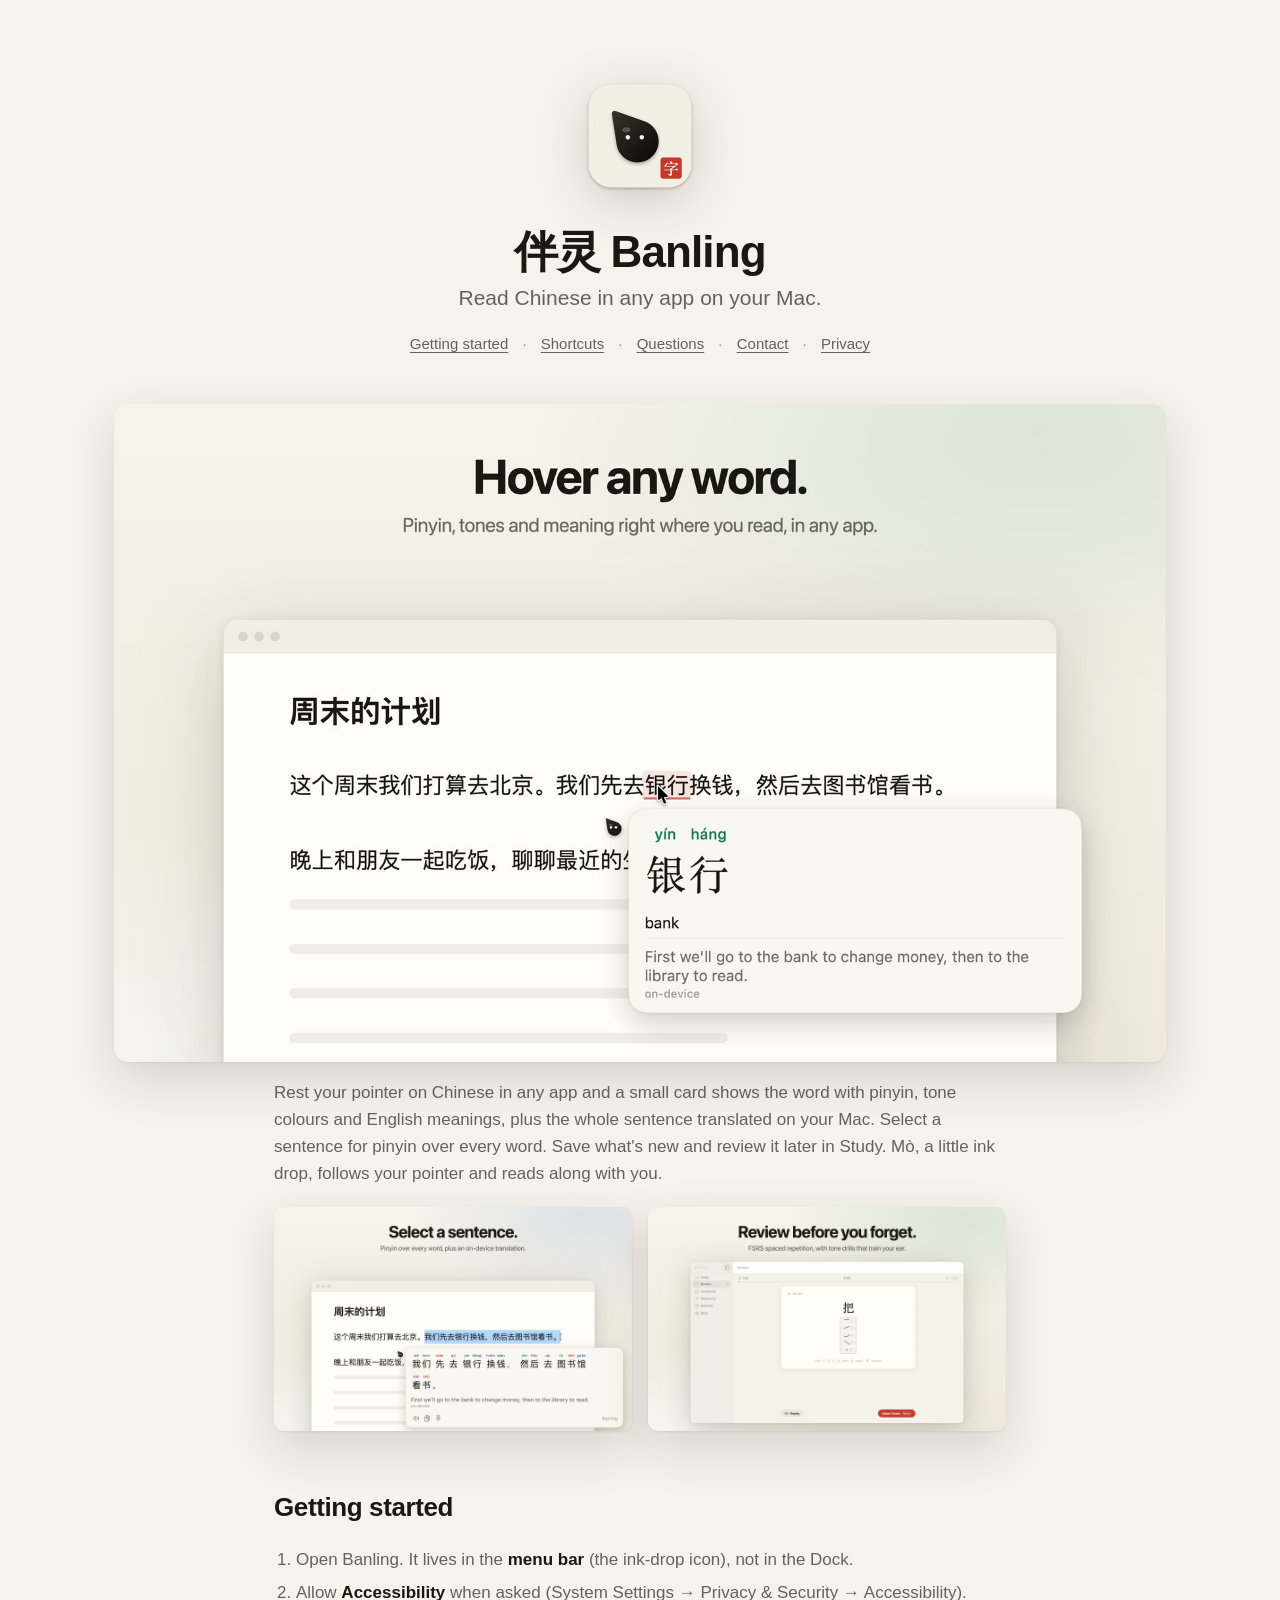
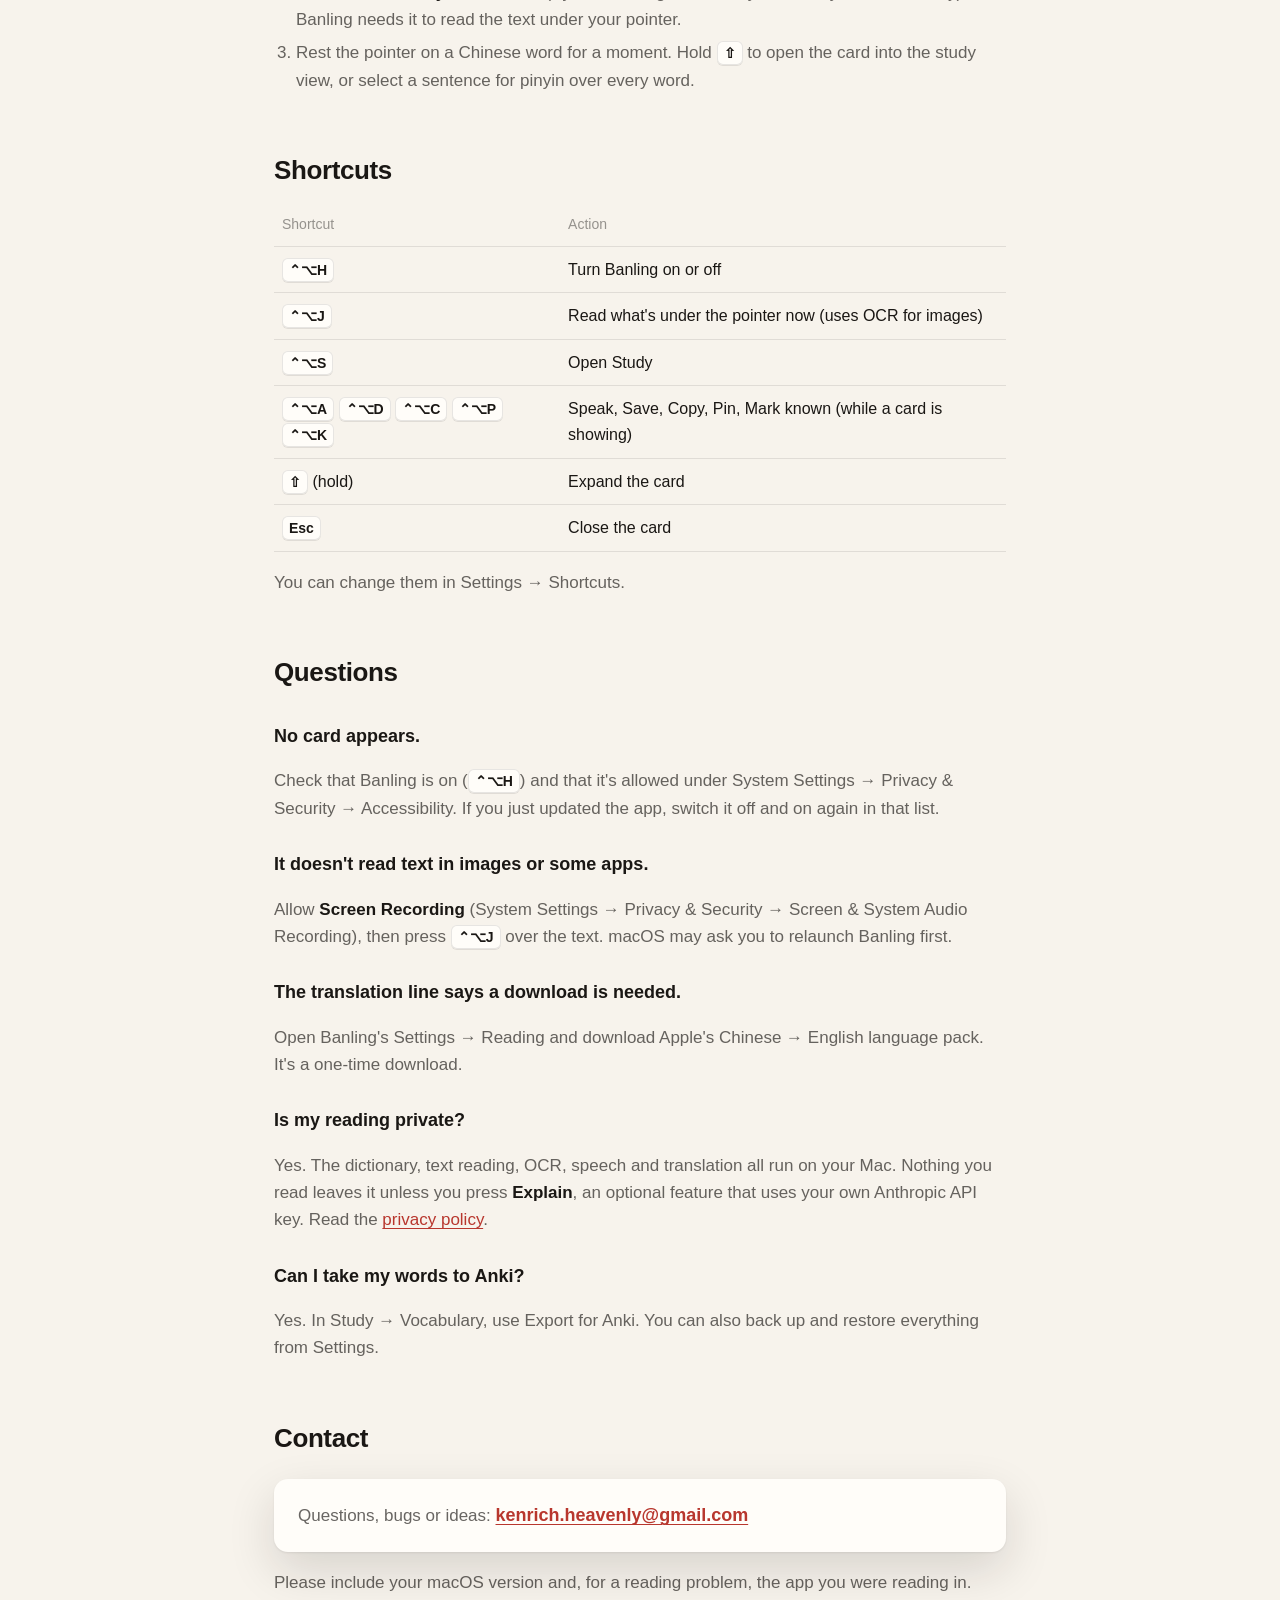
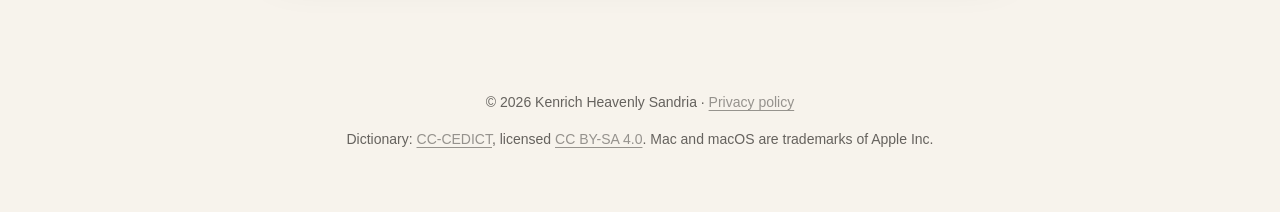
<file: index.html>
<!doctype html>
<html lang="en">
<head>
  <meta charset="utf-8">
  <meta name="viewport" content="width=device-width, initial-scale=1">
  <title>Banling: Support</title>
  <meta name="description" content="Banling (伴灵) is a menu bar app for reading Chinese on your Mac: pinyin, meanings and an on-device translation for any word you point at. Help, shortcuts and contact.">
  <link rel="icon" href="assets/icon-512.png">
  <link rel="stylesheet" href="assets/style.css">
</head>
<body>
  <header>
    <img class="icon" src="assets/icon-512.png" alt="Banling app icon: Mò, a small ink drop with eyes">
    <h1><span class="zh">伴灵</span>Banling</h1>
    <p class="tagline">Read Chinese in any app on your Mac.</p>
    <nav><a href="#start">Getting started</a> · <a href="#shortcuts">Shortcuts</a> · <a href="#faq">Questions</a> · <a href="#contact">Contact</a> · <a href="privacy/">Privacy</a></nav>
  </header>

  <figure class="hero">
    <img src="assets/01-hover.jpg" width="1600" height="1000" alt="A reading page with the word 银行 highlighted and Banling's card below it: yínháng, bank, and the sentence translated on-device">
  </figure>

  <main>
    <p>Rest your pointer on Chinese in any app and a small card shows the word with pinyin, tone colours and English meanings, plus the whole sentence translated on your Mac. Select a sentence for pinyin over every word. Save what's new and review it later in Study. Mò, a little ink drop, follows your pointer and reads along with you.</p>

    <div class="shots">
      <img src="assets/02-select.jpg" width="1600" height="1000" alt="A selected sentence with pinyin above every word and an on-device translation">
      <img src="assets/05-review.jpg" width="1600" height="1000" alt="Study, Review: a tone drill for 把">
    </div>

    <h2 id="start">Getting started</h2>
    <ol>
      <li>Open Banling. It lives in the <strong>menu bar</strong> (the ink-drop icon), not in the Dock.</li>
      <li>Allow <strong>Accessibility</strong> when asked (System Settings → Privacy &amp; Security → Accessibility). Banling needs it to read the text under your pointer.</li>
      <li>Rest the pointer on a Chinese word for a moment. Hold <kbd>⇧</kbd> to open the card into the study view, or select a sentence for pinyin over every word.</li>
    </ol>

    <h2 id="shortcuts">Shortcuts</h2>
    <table>
      <tr><th>Shortcut</th><th>Action</th></tr>
      <tr><td><kbd>⌃⌥H</kbd></td><td>Turn Banling on or off</td></tr>
      <tr><td><kbd>⌃⌥J</kbd></td><td>Read what's under the pointer now (uses OCR for images)</td></tr>
      <tr><td><kbd>⌃⌥S</kbd></td><td>Open Study</td></tr>
      <tr><td><kbd>⌃⌥A</kbd> <kbd>⌃⌥D</kbd> <kbd>⌃⌥C</kbd> <kbd>⌃⌥P</kbd> <kbd>⌃⌥K</kbd></td><td>Speak, Save, Copy, Pin, Mark known (while a card is showing)</td></tr>
      <tr><td><kbd>⇧</kbd> (hold)</td><td>Expand the card</td></tr>
      <tr><td><kbd>Esc</kbd></td><td>Close the card</td></tr>
    </table>
    <p>You can change them in Settings → Shortcuts.</p>

    <h2 id="faq">Questions</h2>
    <h3>No card appears.</h3>
    <p>Check that Banling is on (<kbd>⌃⌥H</kbd>) and that it's allowed under System Settings → Privacy &amp; Security → Accessibility. If you just updated the app, switch it off and on again in that list.</p>
    <h3>It doesn't read text in images or some apps.</h3>
    <p>Allow <strong>Screen Recording</strong> (System Settings → Privacy &amp; Security → Screen &amp; System Audio Recording), then press <kbd>⌃⌥J</kbd> over the text. macOS may ask you to relaunch Banling first.</p>
    <h3>The translation line says a download is needed.</h3>
    <p>Open Banling's Settings → Reading and download Apple's Chinese → English language pack. It's a one-time download.</p>
    <h3>Is my reading private?</h3>
    <p>Yes. The dictionary, text reading, OCR, speech and translation all run on your Mac. Nothing you read leaves it unless you press <strong>Explain</strong>, an optional feature that uses your own Anthropic API key. Read the <a href="privacy/">privacy policy</a>.</p>
    <h3>Can I take my words to Anki?</h3>
    <p>Yes. In Study → Vocabulary, use Export for Anki. You can also back up and restore everything from Settings.</p>

    <h2 id="contact">Contact</h2>
    <div class="contact">
      <p>Questions, bugs or ideas: <a href="mailto:kenrich.heavenly@gmail.com?subject=Banling">kenrich.heavenly@gmail.com</a></p>
    </div>
    <p>Please include your macOS version and, for a reading problem, the app you were reading in.</p>
  </main>

  <footer>
    <p>© 2026 Kenrich Heavenly Sandria · <a href="privacy/">Privacy policy</a></p>
    <p>Dictionary: <a href="https://www.mdbg.net/chinese/dictionary?page=cc-cedict">CC-CEDICT</a>, licensed <a href="https://creativecommons.org/licenses/by-sa/4.0/">CC BY-SA 4.0</a>. Mac and macOS are trademarks of Apple Inc.</p>
  </footer>
</body>
</html>
</file>
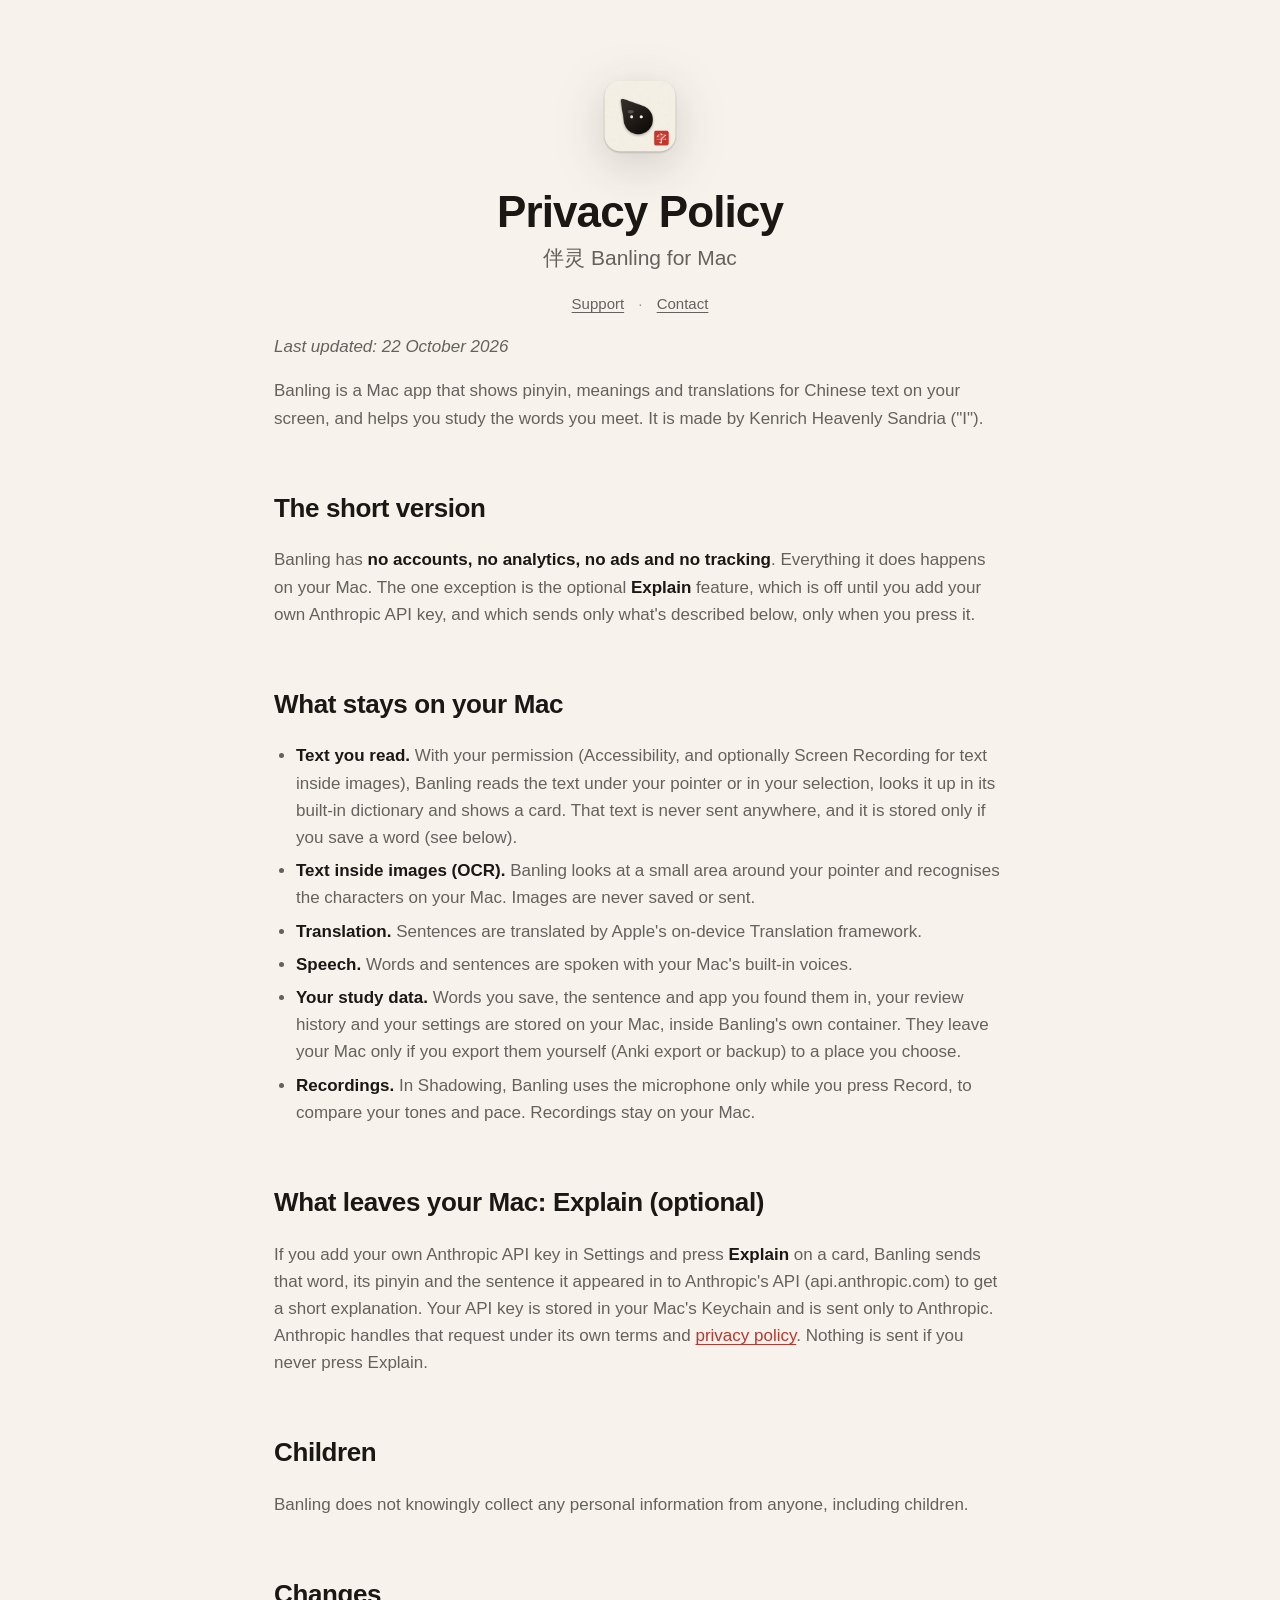
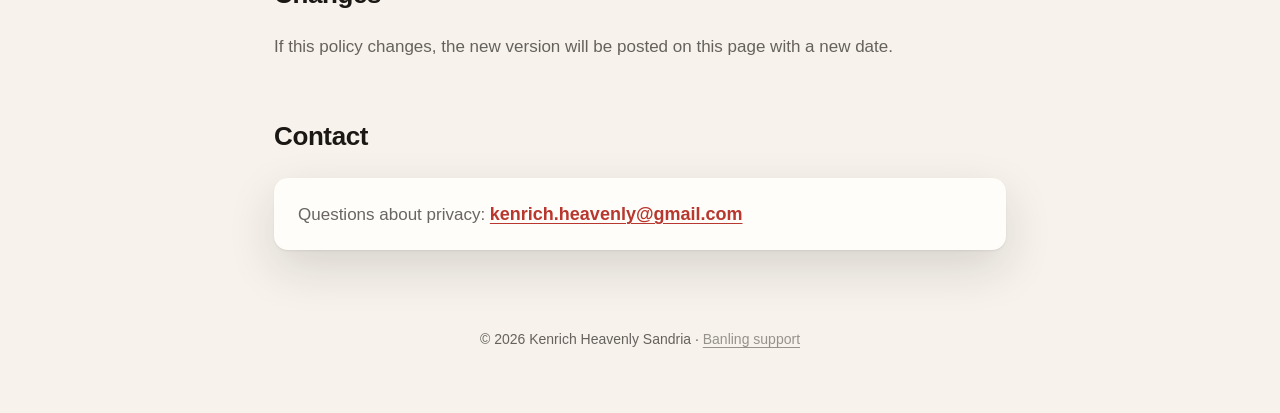
<file: privacy/index.html>
<!doctype html>
<html lang="en">
<head>
  <meta charset="utf-8">
  <meta name="viewport" content="width=device-width, initial-scale=1">
  <title>Banling: Privacy Policy</title>
  <meta name="description" content="Banling has no accounts, analytics, ads or tracking. Everything runs on your Mac, except the optional Explain feature.">
  <link rel="icon" href="../assets/icon-512.png">
  <link rel="stylesheet" href="../assets/style.css">
</head>
<body>
  <header>
    <img class="icon" src="../assets/icon-512.png" alt="Banling app icon" style="width:88px;height:88px">
    <h1>Privacy Policy</h1>
    <p class="tagline"><span class="zh">伴灵</span> Banling for Mac</p>
    <nav><a href="../">Support</a> · <a href="#contact">Contact</a></nav>
  </header>

  <main>
    <p><em>Last updated: 22 October 2026</em></p>
    <p>Banling is a Mac app that shows pinyin, meanings and translations for Chinese text on your screen, and helps you study the words you meet. It is made by Kenrich Heavenly Sandria ("I").</p>

    <h2>The short version</h2>
    <p>Banling has <strong>no accounts, no analytics, no ads and no tracking</strong>. Everything it does happens on your Mac. The one exception is the optional <strong>Explain</strong> feature, which is off until you add your own Anthropic API key, and which sends only what's described below, only when you press it.</p>

    <h2>What stays on your Mac</h2>
    <ul>
      <li><strong>Text you read.</strong> With your permission (Accessibility, and optionally Screen Recording for text inside images), Banling reads the text under your pointer or in your selection, looks it up in its built-in dictionary and shows a card. That text is never sent anywhere, and it is stored only if you save a word (see below).</li>
      <li><strong>Text inside images (OCR).</strong> Banling looks at a small area around your pointer and recognises the characters on your Mac. Images are never saved or sent.</li>
      <li><strong>Translation.</strong> Sentences are translated by Apple's on-device Translation framework.</li>
      <li><strong>Speech.</strong> Words and sentences are spoken with your Mac's built-in voices.</li>
      <li><strong>Your study data.</strong> Words you save, the sentence and app you found them in, your review history and your settings are stored on your Mac, inside Banling's own container. They leave your Mac only if you export them yourself (Anki export or backup) to a place you choose.</li>
      <li><strong>Recordings.</strong> In Shadowing, Banling uses the microphone only while you press Record, to compare your tones and pace. Recordings stay on your Mac.</li>
    </ul>

    <h2>What leaves your Mac: Explain (optional)</h2>
    <p>If you add your own Anthropic API key in Settings and press <strong>Explain</strong> on a card, Banling sends that word, its pinyin and the sentence it appeared in to Anthropic's API (api.anthropic.com) to get a short explanation. Your API key is stored in your Mac's Keychain and is sent only to Anthropic. Anthropic handles that request under its own terms and <a href="https://www.anthropic.com/legal/privacy">privacy policy</a>. Nothing is sent if you never press Explain.</p>

    <h2>Children</h2>
    <p>Banling does not knowingly collect any personal information from anyone, including children.</p>

    <h2>Changes</h2>
    <p>If this policy changes, the new version will be posted on this page with a new date.</p>

    <h2 id="contact">Contact</h2>
    <div class="contact">
      <p>Questions about privacy: <a href="mailto:kenrich.heavenly@gmail.com?subject=Banling%20privacy">kenrich.heavenly@gmail.com</a></p>
    </div>
  </main>

  <footer>
    <p>© 2026 Kenrich Heavenly Sandria · <a href="../">Banling support</a></p>
  </footer>
</body>
</html>
</file>
<file: assets/style.css>
/* Banling site: Ink & Paper. System fonts only, so nothing loads from a third party. */
:root {
  --paper: #F7F3EC;
  --card: #FFFDF9;
  --ink: #1A1714;
  --ink-2: rgba(26, 23, 20, 0.66);
  --ink-3: rgba(26, 23, 20, 0.44);
  --rule: rgba(26, 23, 20, 0.10);
  --accent: #B8372E;
  --tone2: #1B7A52;
  --shadow: 0 1px 2px rgba(26, 23, 20, 0.08), 0 18px 48px rgba(26, 23, 20, 0.14);
  color-scheme: light dark;
}
@media (prefers-color-scheme: dark) {
  :root {
    --paper: #141210;
    --card: #1E1B18;
    --ink: #F2EDE4;
    --ink-2: rgba(242, 237, 228, 0.70);
    --ink-3: rgba(242, 237, 228, 0.48);
    --rule: rgba(242, 237, 228, 0.12);
    --accent: #FF7A6E;
    --tone2: #5ED3A0;
    --shadow: 0 1px 2px rgba(0, 0, 0, 0.4), 0 18px 48px rgba(0, 0, 0, 0.45);
  }
}

* { box-sizing: border-box; }
html { -webkit-text-size-adjust: 100%; }
body {
  margin: 0;
  background: var(--paper);
  color: var(--ink);
  font: 17px/1.6 -apple-system, BlinkMacSystemFont, "SF Pro Text", "Helvetica Neue", "PingFang SC", "Noto Sans SC", sans-serif;
  -webkit-font-smoothing: antialiased;
}
.zh { font-family: "PingFang SC", "Hiragino Sans GB", "Noto Sans SC", sans-serif; }
a { color: var(--accent); text-decoration-thickness: 1px; text-underline-offset: 3px; }
main, header, footer { max-width: 780px; margin: 0 auto; padding: 0 24px; }

header { padding-top: 72px; text-align: center; }
header img.icon { width: 128px; height: 128px; filter: drop-shadow(0 12px 24px rgba(26, 23, 20, 0.18)); }
header h1 { margin: 20px 0 4px; font-size: 44px; line-height: 1.1; letter-spacing: -0.02em; }
header h1 .zh { font-weight: 600; margin-right: 10px; }
header .tagline { margin: 0; font-size: 21px; color: var(--ink-2); }
nav { margin-top: 18px; font-size: 15px; color: var(--ink-3); }
nav a { color: var(--ink-2); margin: 0 10px; }

figure.hero { max-width: 1100px; margin: 48px auto 8px; padding: 0 24px; }
figure.hero img { width: 100%; height: auto; border-radius: 14px; box-shadow: var(--shadow); display: block; }
figure.hero figcaption { text-align: center; font-size: 14px; color: var(--ink-3); margin-top: 12px; }

h2 { margin: 56px 0 12px; font-size: 26px; letter-spacing: -0.015em; }
h3 { margin: 28px 0 6px; font-size: 18px; }
p, li { color: var(--ink-2); }
strong { color: var(--ink); }
ol, ul { padding-left: 22px; }
li { margin: 6px 0; }

.shots { display: grid; grid-template-columns: 1fr 1fr; gap: 16px; margin-top: 20px; }
.shots img { width: 100%; height: auto; border-radius: 10px; box-shadow: var(--shadow); display: block; }

table { width: 100%; border-collapse: collapse; margin-top: 12px; font-size: 16px; }
td, th { text-align: left; padding: 10px 8px; border-bottom: 1px solid var(--rule); vertical-align: top; }
th { color: var(--ink-3); font-weight: 500; font-size: 14px; }
kbd {
  font: 600 14px/1 -apple-system, BlinkMacSystemFont, sans-serif;
  padding: 4px 7px; border-radius: 6px; background: var(--card); color: var(--ink);
  box-shadow: 0 1px 0 var(--rule), inset 0 0 0 1px var(--rule); white-space: nowrap;
}

.contact {
  margin-top: 20px; padding: 22px 24px; border-radius: 14px; background: var(--card); box-shadow: var(--shadow);
}
.contact p { margin: 0; }
.contact a { font-weight: 600; font-size: 18px; }

footer { padding: 64px 24px 48px; font-size: 14px; color: var(--ink-3); text-align: center; }
footer a { color: var(--ink-3); }

@media (max-width: 640px) {
  header { padding-top: 48px; }
  header h1 { font-size: 34px; }
  .shots { grid-template-columns: 1fr; }
  h2 { margin-top: 44px; }
}
</file>
